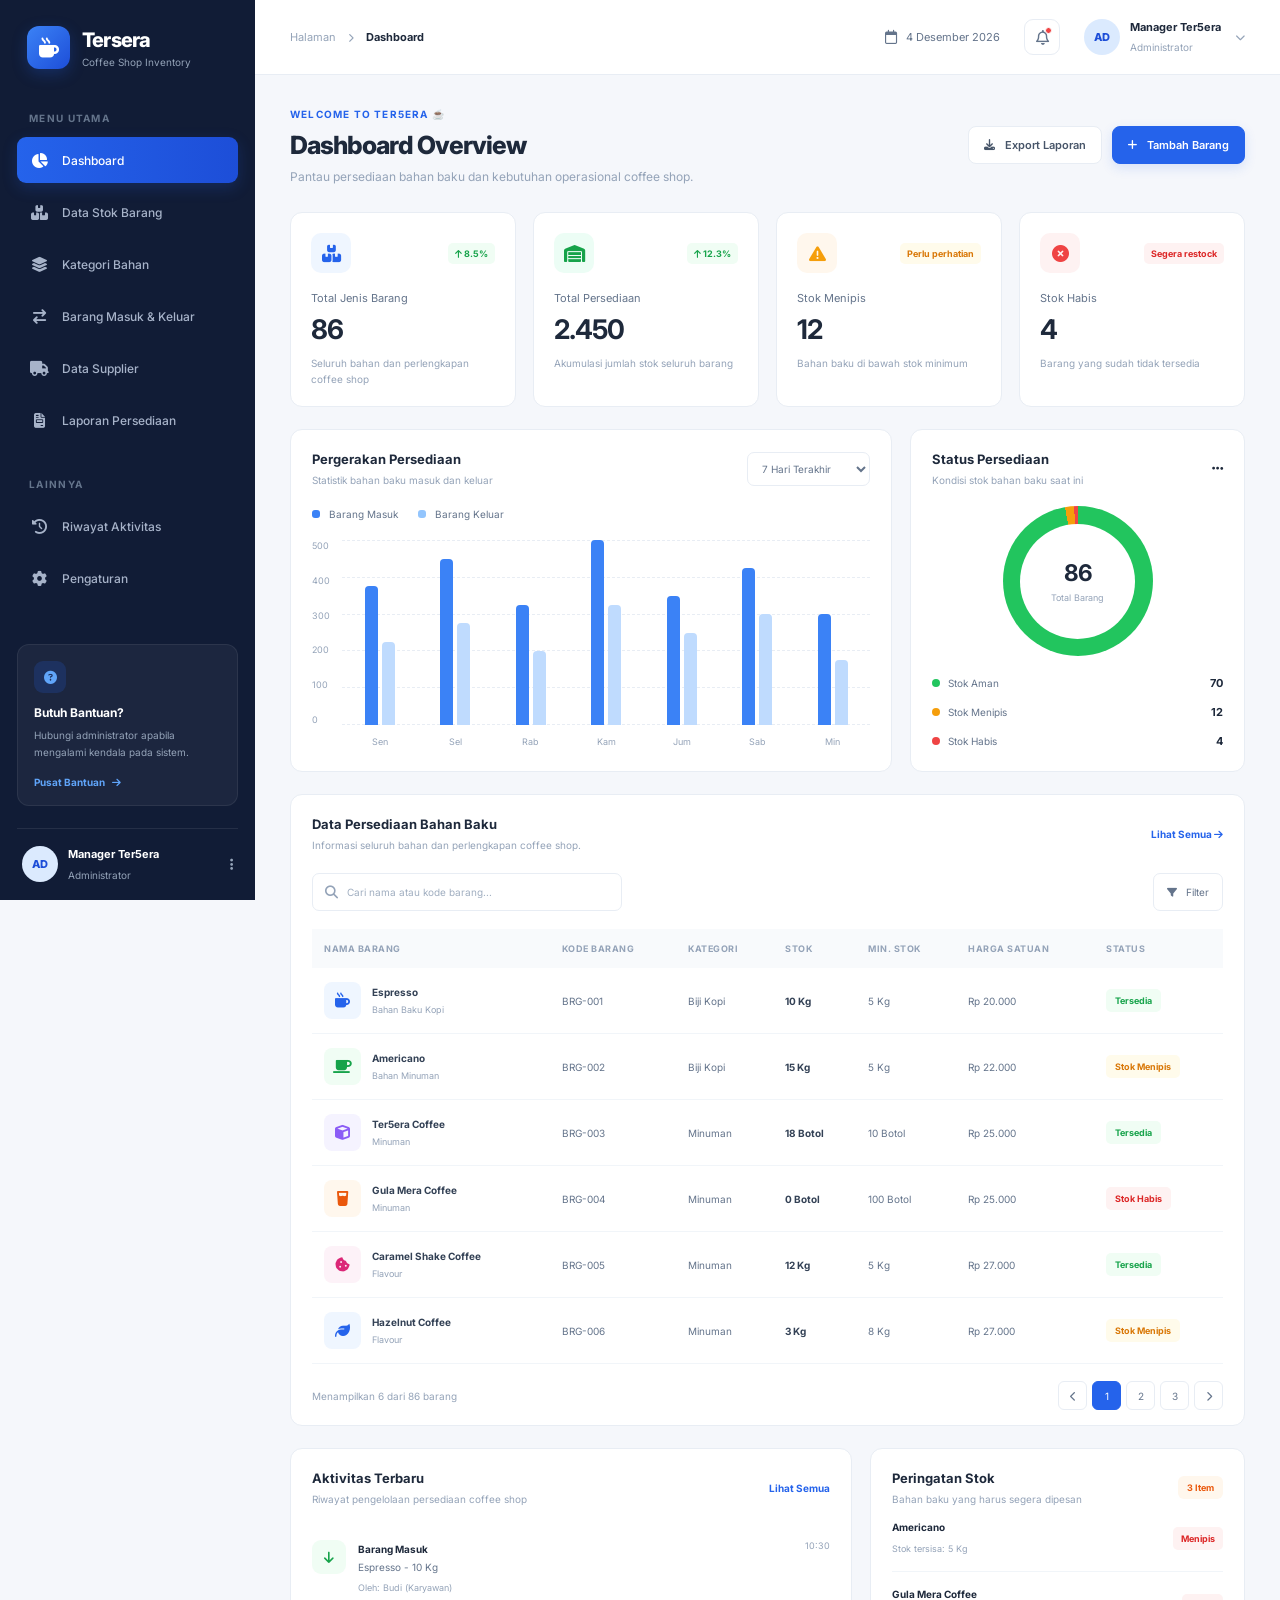
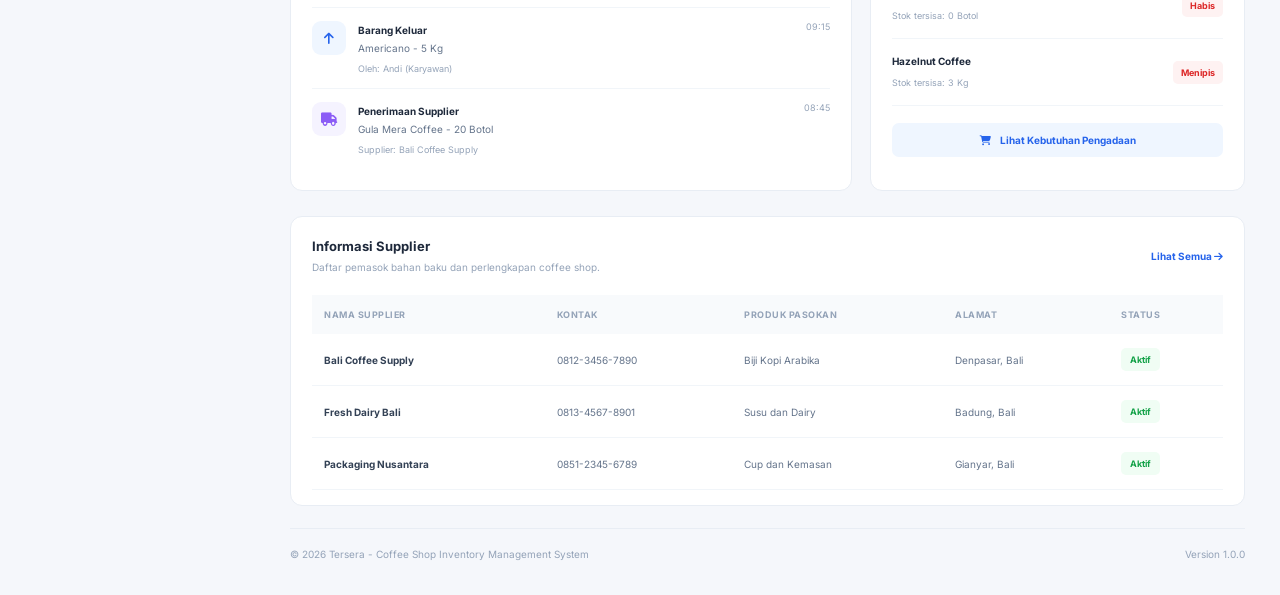
<file: ADSI_ui_stok_barang/index.html>
<!DOCTYPE html>
<html lang="id">
<head>
    <meta charset="UTF-8">
    <meta name="viewport" content="width=device-width, initial-scale=1.0">
    <title>Ter5era - Coffee Shop Inventory</title>
    <link rel="stylesheet" href="style.css">
    <link rel="preconnect" href="https://fonts.googleapis.com">
    <link href="https://fonts.googleapis.com/css2?family=Inter:wght@400;500;600;700;800&display=swap" rel="stylesheet">
    <link rel="stylesheet" href="https://cdnjs.cloudflare.com/ajax/libs/font-awesome/6.5.0/css/all.min.css">
    <link rel="icon" type="image/png" href="./img/coffee-icon.png?v=2">
</head>

<body>
<div class="app">

    <!-- SIDEBAR -->
    <aside class="sidebar">
        <div class="brand">
            <div class="brand-icon">
                <i class="fa-solid fa-mug-hot"></i>
            </div>
            <div>
                <h2>Tersera</h2>
                <span>Coffee Shop Inventory</span>
            </div>
        </div>

        <div class="menu-label">MENU UTAMA</div>
        <nav class="navigation">
            <a href="#dashboard" class="nav-link active">
                <i class="fa-solid fa-chart-pie"></i>
                <span>Dashboard</span>
            </a>
            <a href="#barang" class="nav-link">
                <i class="fa-solid fa-boxes-stacked"></i>
                <span>Data Stok Barang</span>
            </a>
            <a href="#kategori" class="nav-link">
                <i class="fa-solid fa-layer-group"></i>
                <span>Kategori Bahan</span>
            </a>
            <a href="#transaksi" class="nav-link">
                <i class="fa-solid fa-arrow-right-arrow-left"></i>
                <span>Barang Masuk & Keluar</span>
            </a>
            <a href="#supplier" class="nav-link">
                <i class="fa-solid fa-truck"></i>
                <span>Data Supplier</span>
            </a>
            <a href="#laporan" class="nav-link">
                <i class="fa-solid fa-file-invoice"></i>
                <span>Laporan Persediaan</span>
            </a>
        </nav>

        <div class="menu-label second-label">LAINNYA</div>
        <nav class="navigation">
            <a href="#aktivitas" class="nav-link">
                <i class="fa-solid fa-clock-rotate-left"></i>
                <span>Riwayat Aktivitas</span>
            </a>
            <a href="#pengaturan" class="nav-link">
                <i class="fa-solid fa-gear"></i>
                <span>Pengaturan</span>
            </a>
        </nav>

        <div class="sidebar-bottom">
            <div class="help-card">
                <div class="help-icon">
                    <i class="fa-solid fa-circle-question"></i>
                </div>
                <h4>Butuh Bantuan?</h4>
                <p>Hubungi administrator apabila mengalami kendala pada sistem.</p>
                <a href="#bantuan">
                    Pusat Bantuan
                    <i class="fa-solid fa-arrow-right"></i>
                </a>
            </div>

            <div class="sidebar-user">
                <div class="avatar">AD</div>
                <div class="user-info">
                    <h4>Manager Ter5era</h4>
                    <span>Administrator</span>
                </div>
                <i class="fa-solid fa-ellipsis-vertical"></i>
            </div>
        </div>
    </aside>


    <!-- MAIN CONTENT -->
    <main class="main-content" id="dashboard">

        <!-- TOPBAR -->
        <header class="topbar">
            <div class="breadcrumb">
                <span>Halaman</span>
                <i class="fa-solid fa-chevron-right"></i>
                <strong>Dashboard</strong>
            </div>
            <div class="topbar-right">
                <div class="date-display">
                    <i class="fa-regular fa-calendar"></i>
                    <span id="current-date"></span>
                </div>
                <button class="notification">
                    <i class="fa-regular fa-bell"></i>
                    <span class="notification-dot"></span>
                </button>
                <div class="profile">
                    <div class="avatar">AD</div>
                    <div class="profile-info">
                        <strong>Manager Ter5era</strong>
                        <span>Administrator</span>
                    </div>
                    <i class="fa-solid fa-chevron-down"></i>
                </div>
            </div>
        </header>


        <!-- CONTENT -->
        <div class="content-wrapper">

            <!-- PAGE HEADING -->
            <section class="page-heading">
                <div>
                    <span class="welcome">WELCOME TO TER5ERA ☕</span>
                    <h1>Dashboard Overview</h1>
                    <p>
                        Pantau persediaan bahan baku dan kebutuhan operasional coffee shop.
                    </p>
                </div>
                <div class="heading-actions">
                    <button class="btn-outline">
                        <i class="fa-solid fa-download"></i>
                        Export Laporan
                    </button>
                    <button class="btn-primary">
                        <i class="fa-solid fa-plus"></i>
                        Tambah Barang
                    </button>
                </div>
            </section>


            <!-- STATISTICS -->
            <section class="stats-grid">
                <div class="stat-card">
                    <div class="stat-top">
                        <div class="stat-icon blue">
                            <i class="fa-solid fa-boxes-stacked"></i>
                        </div>
                        <span class="stat-trend positive">
                            <i class="fa-solid fa-arrow-up"></i>
                            8.5%
                        </span>
                    </div>
                    <p>Total Jenis Barang</p>
                    <h2>86</h2>
                    <span class="stat-description">
                        Seluruh bahan dan perlengkapan coffee shop
                    </span>
                </div>


                <div class="stat-card">
                    <div class="stat-top">
                        <div class="stat-icon green">
                            <i class="fa-solid fa-warehouse"></i>
                        </div>
                        <span class="stat-trend positive">
                            <i class="fa-solid fa-arrow-up"></i>
                            12.3%
                        </span>
                    </div>
                    <p>Total Persediaan</p>
                    <h2>2.450</h2>
                    <span class="stat-description">
                        Akumulasi jumlah stok seluruh barang
                    </span>
                </div>


                <div class="stat-card">
                    <div class="stat-top">
                        <div class="stat-icon orange">
                            <i class="fa-solid fa-triangle-exclamation"></i>
                        </div>
                        <span class="stat-trend warning">
                            Perlu perhatian
                        </span>
                    </div>
                    <p>Stok Menipis</p>
                    <h2>12</h2>
                    <span class="stat-description">
                        Bahan baku di bawah stok minimum
                    </span>
                </div>


                <div class="stat-card">
                    <div class="stat-top">
                        <div class="stat-icon red">
                            <i class="fa-solid fa-circle-xmark"></i>
                        </div>
                        <span class="stat-trend danger">
                            Segera restock
                        </span>
                    </div>
                    <p>Stok Habis</p>
                    <h2>4</h2>
                    <span class="stat-description">
                        Barang yang sudah tidak tersedia
                    </span>
                </div>
            </section>


            <!-- CHART -->
            <section class="middle-grid">
                <div class="panel chart-panel">
                    <div class="panel-heading">
                        <div>
                            <h3>Pergerakan Persediaan</h3>
                            <p>Statistik bahan baku masuk dan keluar</p>
                        </div>
                        <select class="select-filter">
                            <option>7 Hari Terakhir</option>
                            <option>30 Hari Terakhir</option>
                            <option>12 Bulan Terakhir</option>
                        </select>
                    </div>


                    <div class="chart-legend">
                        <span>
                            <i class="legend-dot incoming"></i>
                            Barang Masuk
                        </span>
                        <span>
                            <i class="legend-dot outgoing"></i>
                            Barang Keluar
                        </span>
                    </div>


                    <div class="chart">
                        <div class="chart-y">
                            <span>500</span>
                            <span>400</span>
                            <span>300</span>
                            <span>200</span>
                            <span>100</span>
                            <span>0</span>
                        </div>
                        <div class="chart-area">
                            <div class="chart-grid">
                                <span></span>
                                <span></span>
                                <span></span>
                                <span></span>
                                <span></span>
                                <span></span>
                            </div>
                            <div class="bars">
                                <div class="bar-group">
                                    <div class="bar incoming-bar" style="height:75%"></div>
                                    <div class="bar outgoing-bar" style="height:45%"></div>
                                    <span>Sen</span>
                                </div>
                                <div class="bar-group">
                                    <div class="bar incoming-bar" style="height:90%"></div>
                                    <div class="bar outgoing-bar" style="height:55%"></div>
                                    <span>Sel</span>
                                </div>
                                <div class="bar-group">
                                    <div class="bar incoming-bar" style="height:65%"></div>
                                    <div class="bar outgoing-bar" style="height:40%"></div>
                                    <span>Rab</span>
                                </div>
                                <div class="bar-group">
                                    <div class="bar incoming-bar" style="height:100%"></div>
                                    <div class="bar outgoing-bar" style="height:65%"></div>
                                    <span>Kam</span>
                                </div>
                                <div class="bar-group">
                                    <div class="bar incoming-bar" style="height:70%"></div>
                                    <div class="bar outgoing-bar" style="height:50%"></div>
                                    <span>Jum</span>
                                </div>
                                <div class="bar-group">
                                    <div class="bar incoming-bar" style="height:85%"></div>
                                    <div class="bar outgoing-bar" style="height:60%"></div>
                                    <span>Sab</span>
                                </div>
                                <div class="bar-group">
                                    <div class="bar incoming-bar" style="height:60%"></div>
                                    <div class="bar outgoing-bar" style="height:35%"></div>
                                    <span>Min</span>
                                </div>
                            </div>
                        </div>
                    </div>
                </div>


                <!-- STOCK STATUS -->
                <div class="panel stock-panel">
                    <div class="panel-heading">
                        <div>
                            <h3>Status Persediaan</h3>
                            <p>Kondisi stok bahan baku saat ini</p>
                        </div>
                        <i class="fa-solid fa-ellipsis"></i>
                    </div>


                    <div class="stock-summary">
                        <div class="stock-circle">
                            <div class="circle-inner">
                                <strong>86</strong>
                                <span>Total Barang</span>
                            </div>
                        </div>
                    </div>


                    <div class="stock-legend">
                        <div>
                            <span class="legend-left">
                                <i class="status-dot available"></i>
                                Stok Aman
                            </span>

                            <strong>70</strong>
                        </div>
                        <div>
                            <span class="legend-left">
                                <i class="status-dot low"></i>
                                Stok Menipis
                            </span>
                            <strong>12</strong>
                        </div>
                        <div>
                            <span class="legend-left">
                                <i class="status-dot empty"></i>
                                Stok Habis
                            </span>
                            <strong>4</strong>
                        </div>
                    </div>
                </div>
            </section>


            <!-- INVENTORY TABLE -->
            <section class="panel inventory-panel" id="barang">
                <div class="panel-heading inventory-heading">
                    <div>
                        <h3>Data Persediaan Bahan Baku</h3>
                        <p>Informasi seluruh bahan dan perlengkapan coffee shop.</p>
                    </div>
                    <a href="#semua-barang" class="view-all">
                        Lihat Semua
                        <i class="fa-solid fa-arrow-right"></i>
                    </a>
                </div>


                <div class="table-toolbar">
                    <div class="search-box">
                        <i class="fa-solid fa-magnifying-glass"></i>
                        <input type="text" placeholder="Cari nama atau kode barang...">
                    </div>
                    <button class="filter-button">
                        <i class="fa-solid fa-filter"></i>
                        Filter
                    </button>
                </div>


                <div class="table-responsive">
                    <table>
                        <thead>
                            <tr>
                                <th>NAMA BARANG</th>
                                <th>KODE BARANG</th>
                                <th>KATEGORI</th>
                                <th>STOK</th>
                                <th>MIN. STOK</th>
                                <th>HARGA SATUAN</th>
                                <th>STATUS</th>
                            </tr>
                        </thead>


                        <tbody>
                            <tr>
                                <td>
                                    <div class="product-info">
                                        <div class="product-image laptop">
                                            <i class="fa-solid fa-mug-hot"></i>
                                        </div>
                                        <div>
                                            <strong>Espresso</strong>
                                            <span>Bahan Baku Kopi</span>
                                        </div>
                                    </div>
                                </td>
                                <td>BRG-001</td>
                                <td>Biji Kopi</td>
                                <td><strong>10 Kg</strong></td>
                                <td>5 Kg</td>
                                <td>Rp 20.000</td>
                                <td><span class="status-badge safe">Tersedia</span></td>
                            </tr>


                            <tr>
                                <td>
                                    <div class="product-info">
                                        <div class="product-image mouse">
                                            <i class="fa-solid fa-mug-saucer"></i>
                                        </div>
                                        <div>
                                            <strong>Americano</strong>
                                            <span>Bahan Minuman</span>
                                        </div>
                                    </div>
                                </td>
                                <td>BRG-002</td>
                                <td>Biji Kopi</td>
                                <td><strong>15 Kg</strong></td>
                                <td>5 Kg</td>
                                <td>Rp 22.000</td>
                                <td><span class="status-badge low-stock">Stok Menipis</span></td>
                            </tr>


                            <tr>
                                <td>
                                    <div class="product-info">
                                        <div class="product-image keyboard">
                                            <i class="fa-solid fa-cube"></i>
                                        </div>
                                        <div>
                                            <strong>Ter5era Coffee</strong>
                                            <span>Minuman</span>
                                        </div>
                                    </div>
                                </td>
                                <td>BRG-003</td>
                                <td>Minuman</td>
                                <td><strong>18 Botol</strong></td>
                                <td>10 Botol</td>
                                <td>Rp 25.000</td>
                                <td><span class="status-badge safe">Tersedia</span></td>
                            </tr>


                            <tr>
                                <td>
                                    <div class="product-info">
                                        <div class="product-image monitor">
                                            <i class="fa-solid fa-glass-water"></i>
                                        </div>
                                        <div>
                                            <strong>Gula Mera Coffee</strong>
                                            <span>Minuman</span>
                                        </div>
                                    </div>
                                </td>
                                <td>BRG-004</td>
                                <td>Minuman</td>
                                <td><strong>0 Botol</strong></td>
                                <td>100 Botol</td>
                                <td>Rp 25.000</td>
                                <td><span class="status-badge empty-stock">Stok Habis</span></td>
                            </tr>


                            <tr>
                                <td>
                                    <div class="product-info">
                                        <div class="product-image headset">
                                            <i class="fa-solid fa-cookie-bite"></i>
                                        </div>
                                        <div>
                                            <strong>Caramel Shake Coffee</strong>
                                            <span>Flavour</span>
                                        </div>
                                    </div>
                                </td>
                                <td>BRG-005</td>
                                <td>Minuman</td>
                                <td><strong>12 Kg</strong></td>
                                <td>5 Kg</td>
                                <td>Rp 27.000</td>
                                <td><span class="status-badge safe">Tersedia</span></td>
                            </tr>

                            <tr>
                                <td>
                                    <div class="product-info">
                                        <div class="product-image laptop">
                                            <i class="fa-solid fa-leaf"></i>
                                        </div>
                                        <div>
                                            <strong>Hazelnut Coffee</strong>
                                            <span>Flavour</span>
                                        </div>
                                    </div>
                                </td>
                                <td>BRG-006</td>
                                <td>Minuman</td>
                                <td><strong>3 Kg</strong></td>
                                <td>8 Kg</td>
                                <td>Rp 27.000</td>
                                <td><span class="status-badge low-stock">Stok Menipis</span></td>
                            </tr>
                        </tbody>
                    </table>
                </div>


                <div class="table-footer">
                    <span>Menampilkan 6 dari 86 barang</span>
                    <div class="pagination">
                        <button><i class="fa-solid fa-chevron-left"></i></button>
                        <button class="page-active">1</button>
                        <button>2</button>
                        <button>3</button>
                        <button><i class="fa-solid fa-chevron-right"></i></button>
                    </div>
                </div>
            </section>


            <!-- BOTTOM CONTENT -->
            <section class="bottom-grid">

                <!-- ACTIVITY -->
                <div class="panel activity-panel" id="aktivitas">
                    <div class="panel-heading">
                        <div>
                            <h3>Aktivitas Terbaru</h3>
                            <p>Riwayat pengelolaan persediaan coffee shop</p>
                        </div>
                        <a href="#semua-aktivitas" class="view-all">
                            Lihat Semua
                        </a>
                    </div>


                    <div class="activity-list">
                        <div class="activity-item">
                            <div class="activity-icon incoming-icon">
                                <i class="fa-solid fa-arrow-down"></i>
                            </div>
                            <div class="activity-detail">
                                <strong>Barang Masuk</strong>
                                <p>Espresso - 10 Kg</p>
                                <span>Oleh: Budi (Karyawan)</span>
                            </div>
                            <time>10:30</time>
                        </div>


                        <div class="activity-item">
                            <div class="activity-icon outgoing-icon">
                                <i class="fa-solid fa-arrow-up"></i>
                            </div>
                            <div class="activity-detail">
                                <strong>Barang Keluar</strong>
                                <p>Americano - 5 Kg</p>
                                <span>Oleh: Andi (Karyawan)</span>
                            </div>
                            <time>09:15</time>
                        </div>


                        <div class="activity-item">
                            <div class="activity-icon update-icon">
                                <i class="fa-solid fa-truck"></i>
                            </div>
                            <div class="activity-detail">
                                <strong>Penerimaan Supplier</strong>
                                <p>Gula Mera Coffee - 20 Botol</p>
                                <span>Supplier: Bali Coffee Supply</span>
                            </div>
                            <time>08:45</time>
                        </div>
                    </div>
                </div>


                <!-- RESTOCK -->
                <div class="panel alert-panel">

                    <div class="panel-heading">
                        <div>
                            <h3>Peringatan Stok</h3>
                            <p>Bahan baku yang harus segera dipesan</p>
                        </div>
                        <span class="alert-count">3 Item</span>
                    </div>


                    <div class="restock-item">
                        <div>
                            <strong>Americano</strong>
                            <span>Stok tersisa: 5 Kg</span>
                        </div>
                        <span class="restock-status">Menipis</span>
                    </div>


                    <div class="restock-item">
                        <div>
                            <strong>Gula Mera Coffee</strong>
                            <span>Stok tersisa: 0 Botol</span>
                        </div>
                        <span class="restock-status">Habis</span>
                    </div>


                    <div class="restock-item">
                        <div>
                            <strong>Hazelnut Coffee</strong>
                            <span>Stok tersisa: 3 Kg</span>
                        </div>
                        <span class="restock-status">Menipis</span>
                    </div>


                    <button class="restock-button">
                        <i class="fa-solid fa-cart-shopping"></i>
                        Lihat Kebutuhan Pengadaan
                    </button>
                </div>
            </section>


            <!-- SUPPLIER SECTION -->
            <section class="panel inventory-panel" id="supplier">

                <div class="panel-heading inventory-heading">
                    <div>
                        <h3>Informasi Supplier</h3>
                        <p>Daftar pemasok bahan baku dan perlengkapan coffee shop.</p>
                    </div>
                    <a href="#semua-supplier" class="view-all">
                        Lihat Semua
                        <i class="fa-solid fa-arrow-right"></i>
                    </a>
                </div>


                <div class="table-responsive">
                    <table>
                        <thead>
                            <tr>
                                <th>NAMA SUPPLIER</th>
                                <th>KONTAK</th>
                                <th>PRODUK PASOKAN</th>
                                <th>ALAMAT</th>
                                <th>STATUS</th>
                            </tr>
                        </thead>
                        <tbody>
                            <tr>
                                <td><strong>Bali Coffee Supply</strong></td>
                                <td>0812-3456-7890</td>
                                <td>Biji Kopi Arabika</td>
                                <td>Denpasar, Bali</td>
                                <td><span class="status-badge safe">Aktif</span></td>
                            </tr>
                            <tr>
                                <td><strong>Fresh Dairy Bali</strong></td>
                                <td>0813-4567-8901</td>
                                <td>Susu dan Dairy</td>
                                <td>Badung, Bali</td>
                                <td><span class="status-badge safe">Aktif</span></td>
                            </tr>
                            <tr>
                                <td><strong>Packaging Nusantara</strong></td>
                                <td>0851-2345-6789</td>
                                <td>Cup dan Kemasan</td>
                                <td>Gianyar, Bali</td>
                                <td><span class="status-badge safe">Aktif</span></td>
                            </tr>
                        </tbody>
                    </table>
                </div>
            </section>


            <!-- FOOTER -->
            <footer class="footer">
                <p>© 2026 Tersera - Coffee Shop Inventory Management System</p>
                <span>Version 1.0.0</span>
            </footer>
        </div>
    </main>

</div>

<script src="script.js"></script>

</body>
</html>
</file>
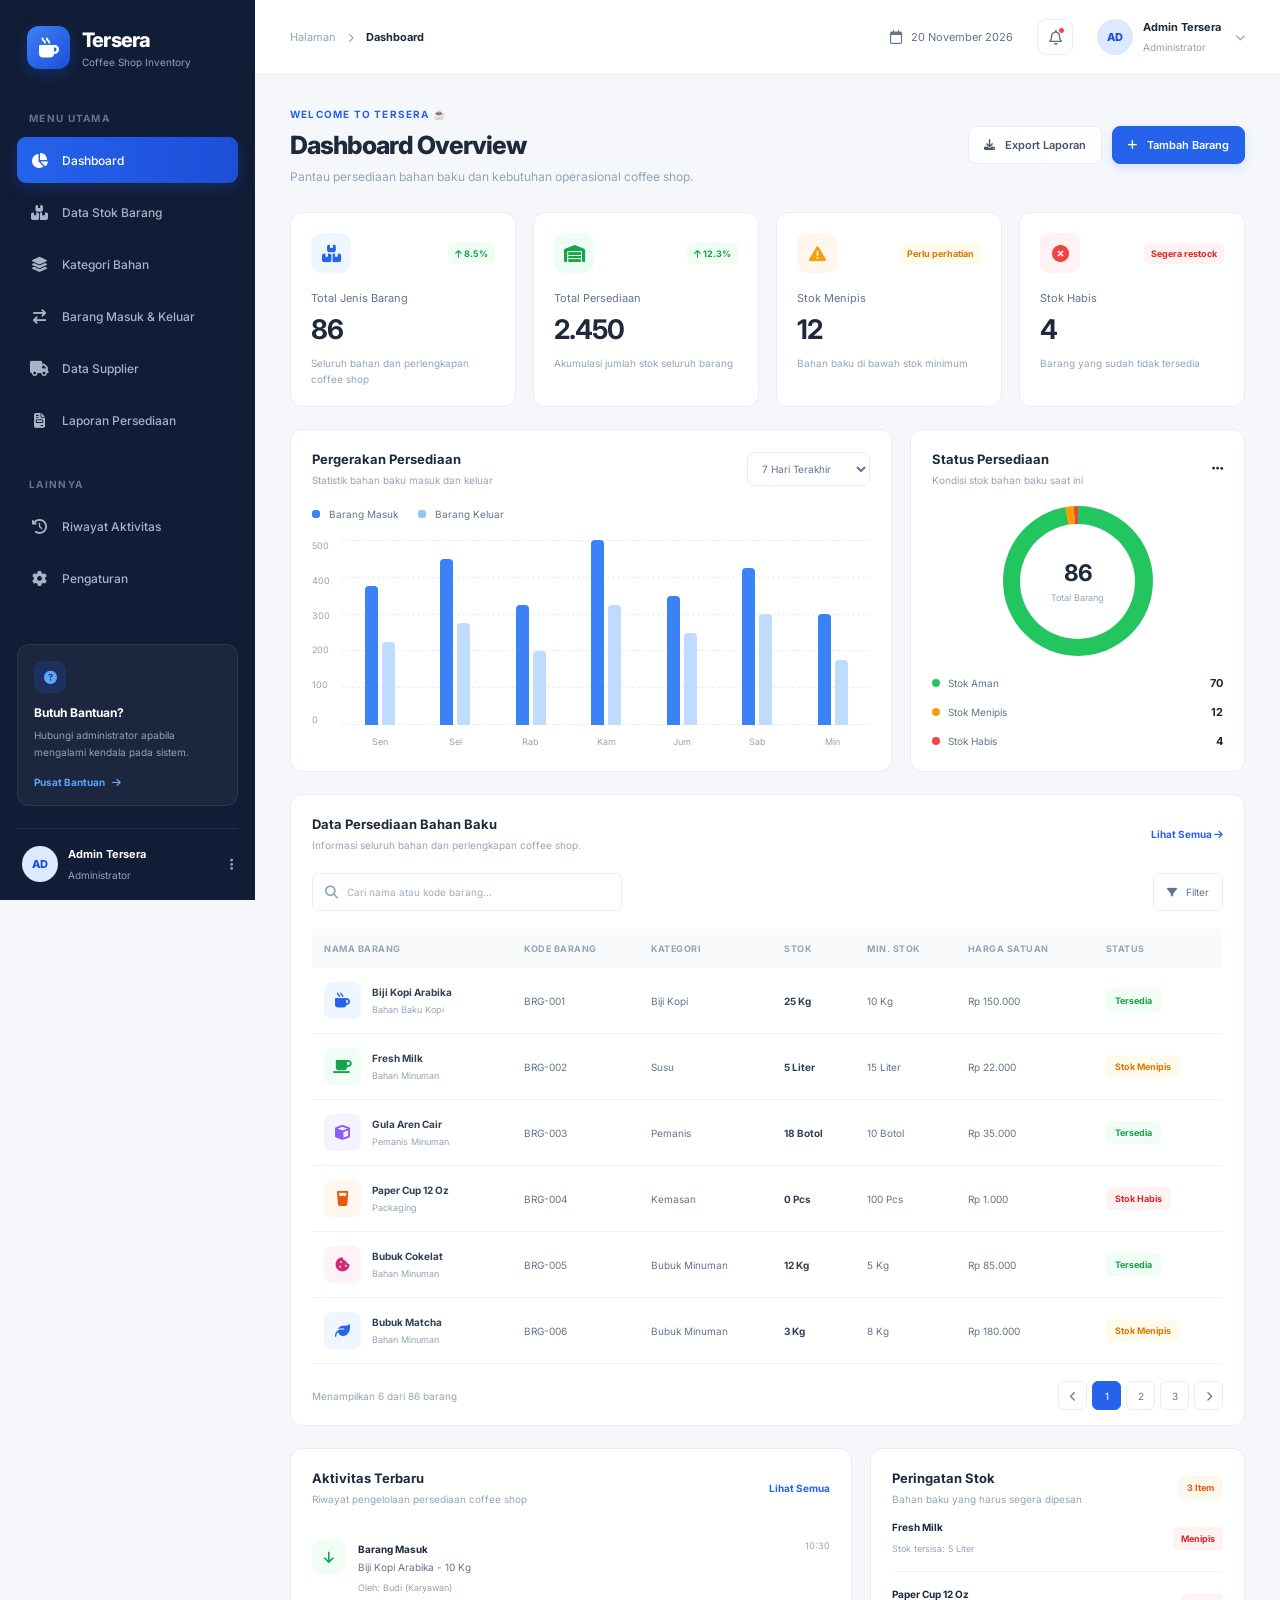
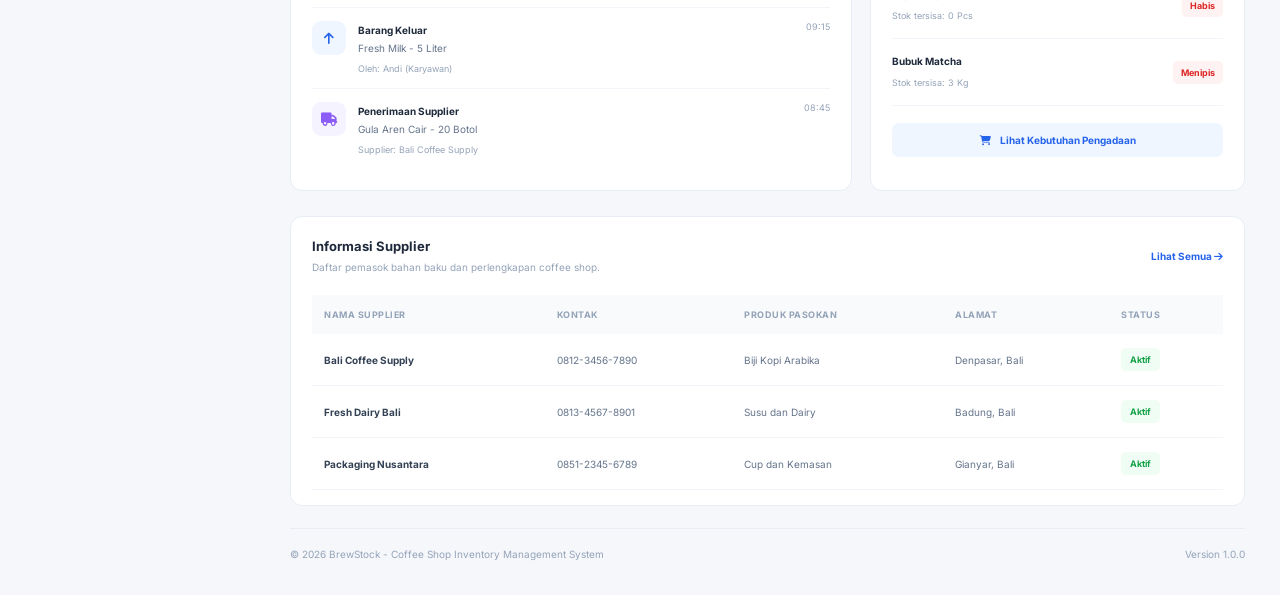
<file: S.I Stok Barang/index.html>
<!DOCTYPE html>
<html lang="id">
<head>
    <meta charset="UTF-8">
    <meta name="viewport" content="width=device-width, initial-scale=1.0">
    <title>Tersera - Coffee Shop Inventory</title>

    <link rel="stylesheet" href="style.css">

    <link rel="preconnect" href="https://fonts.googleapis.com">
    <link href="https://fonts.googleapis.com/css2?family=Inter:wght@400;500;600;700;800&display=swap" rel="stylesheet">

    <link rel="stylesheet" href="https://cdnjs.cloudflare.com/ajax/libs/font-awesome/6.5.0/css/all.min.css">
</head>

<body>

<div class="app">

    <!-- SIDEBAR -->
    <aside class="sidebar">

        <div class="brand">
            <div class="brand-icon">
                <i class="fa-solid fa-mug-hot"></i>
            </div>
            <div>
                <h2>Tersera</h2>
                <span>Coffee Shop Inventory</span>
            </div>
        </div>

        <div class="menu-label">MENU UTAMA</div>

        <nav class="navigation">

            <a href="#dashboard" class="nav-link active">
                <i class="fa-solid fa-chart-pie"></i>
                <span>Dashboard</span>
            </a>

            <a href="#barang" class="nav-link">
                <i class="fa-solid fa-boxes-stacked"></i>
                <span>Data Stok Barang</span>
            </a>

            <a href="#kategori" class="nav-link">
                <i class="fa-solid fa-layer-group"></i>
                <span>Kategori Bahan</span>
            </a>

            <a href="#transaksi" class="nav-link">
                <i class="fa-solid fa-arrow-right-arrow-left"></i>
                <span>Barang Masuk & Keluar</span>
            </a>

            <a href="#supplier" class="nav-link">
                <i class="fa-solid fa-truck"></i>
                <span>Data Supplier</span>
            </a>

            <a href="#laporan" class="nav-link">
                <i class="fa-solid fa-file-invoice"></i>
                <span>Laporan Persediaan</span>
            </a>

        </nav>

        <div class="menu-label second-label">LAINNYA</div>

        <nav class="navigation">

            <a href="#aktivitas" class="nav-link">
                <i class="fa-solid fa-clock-rotate-left"></i>
                <span>Riwayat Aktivitas</span>
            </a>

            <a href="#pengaturan" class="nav-link">
                <i class="fa-solid fa-gear"></i>
                <span>Pengaturan</span>
            </a>

        </nav>

        <div class="sidebar-bottom">

            <div class="help-card">
                <div class="help-icon">
                    <i class="fa-solid fa-circle-question"></i>
                </div>

                <h4>Butuh Bantuan?</h4>

                <p>Hubungi administrator apabila mengalami kendala pada sistem.</p>

                <a href="#bantuan">
                    Pusat Bantuan
                    <i class="fa-solid fa-arrow-right"></i>
                </a>
            </div>

            <div class="sidebar-user">
                <div class="avatar">AD</div>

                <div class="user-info">
                    <h4>Admin Tersera</h4>
                    <span>Administrator</span>
                </div>

                <i class="fa-solid fa-ellipsis-vertical"></i>
            </div>

        </div>

    </aside>


    <!-- MAIN CONTENT -->
    <main class="main-content" id="dashboard">

        <!-- TOPBAR -->
        <header class="topbar">

            <div class="breadcrumb">
                <span>Halaman</span>
                <i class="fa-solid fa-chevron-right"></i>
                <strong>Dashboard</strong>
            </div>

            <div class="topbar-right">

                <div class="date-display">
                    <i class="fa-regular fa-calendar"></i>
                    <span>20 November 2026</span>
                </div>

                <button class="notification">
                    <i class="fa-regular fa-bell"></i>
                    <span class="notification-dot"></span>
                </button>

                <div class="profile">
                    <div class="avatar">AD</div>

                    <div class="profile-info">
                        <strong>Admin Tersera</strong>
                        <span>Administrator</span>
                    </div>

                    <i class="fa-solid fa-chevron-down"></i>
                </div>

            </div>

        </header>


        <!-- CONTENT -->
        <div class="content-wrapper">

            <!-- PAGE HEADING -->
            <section class="page-heading">

                <div>
                    <span class="welcome">WELCOME TO TERSERA ☕</span>

                    <h1>Dashboard Overview</h1>

                    <p>
                        Pantau persediaan bahan baku dan kebutuhan operasional coffee shop.
                    </p>
                </div>

                <div class="heading-actions">

                    <button class="btn-outline">
                        <i class="fa-solid fa-download"></i>
                        Export Laporan
                    </button>

                    <button class="btn-primary">
                        <i class="fa-solid fa-plus"></i>
                        Tambah Barang
                    </button>

                </div>

            </section>


            <!-- STATISTICS -->
            <section class="stats-grid">

                <div class="stat-card">

                    <div class="stat-top">
                        <div class="stat-icon blue">
                            <i class="fa-solid fa-boxes-stacked"></i>
                        </div>

                        <span class="stat-trend positive">
                            <i class="fa-solid fa-arrow-up"></i>
                            8.5%
                        </span>
                    </div>

                    <p>Total Jenis Barang</p>

                    <h2>86</h2>

                    <span class="stat-description">
                        Seluruh bahan dan perlengkapan coffee shop
                    </span>

                </div>


                <div class="stat-card">

                    <div class="stat-top">
                        <div class="stat-icon green">
                            <i class="fa-solid fa-warehouse"></i>
                        </div>

                        <span class="stat-trend positive">
                            <i class="fa-solid fa-arrow-up"></i>
                            12.3%
                        </span>
                    </div>

                    <p>Total Persediaan</p>

                    <h2>2.450</h2>

                    <span class="stat-description">
                        Akumulasi jumlah stok seluruh barang
                    </span>

                </div>


                <div class="stat-card">

                    <div class="stat-top">
                        <div class="stat-icon orange">
                            <i class="fa-solid fa-triangle-exclamation"></i>
                        </div>

                        <span class="stat-trend warning">
                            Perlu perhatian
                        </span>
                    </div>

                    <p>Stok Menipis</p>

                    <h2>12</h2>

                    <span class="stat-description">
                        Bahan baku di bawah stok minimum
                    </span>

                </div>


                <div class="stat-card">

                    <div class="stat-top">
                        <div class="stat-icon red">
                            <i class="fa-solid fa-circle-xmark"></i>
                        </div>

                        <span class="stat-trend danger">
                            Segera restock
                        </span>
                    </div>

                    <p>Stok Habis</p>

                    <h2>4</h2>

                    <span class="stat-description">
                        Barang yang sudah tidak tersedia
                    </span>

                </div>

            </section>


            <!-- CHART -->
            <section class="middle-grid">

                <div class="panel chart-panel">

                    <div class="panel-heading">
                        <div>
                            <h3>Pergerakan Persediaan</h3>
                            <p>Statistik bahan baku masuk dan keluar</p>
                        </div>

                        <select class="select-filter">
                            <option>7 Hari Terakhir</option>
                            <option>30 Hari Terakhir</option>
                            <option>12 Bulan Terakhir</option>
                        </select>
                    </div>


                    <div class="chart-legend">
                        <span>
                            <i class="legend-dot incoming"></i>
                            Barang Masuk
                        </span>

                        <span>
                            <i class="legend-dot outgoing"></i>
                            Barang Keluar
                        </span>
                    </div>


                    <div class="chart">

                        <div class="chart-y">
                            <span>500</span>
                            <span>400</span>
                            <span>300</span>
                            <span>200</span>
                            <span>100</span>
                            <span>0</span>
                        </div>

                        <div class="chart-area">

                            <div class="chart-grid">
                                <span></span>
                                <span></span>
                                <span></span>
                                <span></span>
                                <span></span>
                                <span></span>
                            </div>

                            <div class="bars">

                                <div class="bar-group">
                                    <div class="bar incoming-bar" style="height:75%"></div>
                                    <div class="bar outgoing-bar" style="height:45%"></div>
                                    <span>Sen</span>
                                </div>

                                <div class="bar-group">
                                    <div class="bar incoming-bar" style="height:90%"></div>
                                    <div class="bar outgoing-bar" style="height:55%"></div>
                                    <span>Sel</span>
                                </div>

                                <div class="bar-group">
                                    <div class="bar incoming-bar" style="height:65%"></div>
                                    <div class="bar outgoing-bar" style="height:40%"></div>
                                    <span>Rab</span>
                                </div>

                                <div class="bar-group">
                                    <div class="bar incoming-bar" style="height:100%"></div>
                                    <div class="bar outgoing-bar" style="height:65%"></div>
                                    <span>Kam</span>
                                </div>

                                <div class="bar-group">
                                    <div class="bar incoming-bar" style="height:70%"></div>
                                    <div class="bar outgoing-bar" style="height:50%"></div>
                                    <span>Jum</span>
                                </div>

                                <div class="bar-group">
                                    <div class="bar incoming-bar" style="height:85%"></div>
                                    <div class="bar outgoing-bar" style="height:60%"></div>
                                    <span>Sab</span>
                                </div>

                                <div class="bar-group">
                                    <div class="bar incoming-bar" style="height:60%"></div>
                                    <div class="bar outgoing-bar" style="height:35%"></div>
                                    <span>Min</span>
                                </div>

                            </div>

                        </div>

                    </div>

                </div>


                <!-- STOCK STATUS -->
                <div class="panel stock-panel">

                    <div class="panel-heading">
                        <div>
                            <h3>Status Persediaan</h3>
                            <p>Kondisi stok bahan baku saat ini</p>
                        </div>

                        <i class="fa-solid fa-ellipsis"></i>
                    </div>


                    <div class="stock-summary">

                        <div class="stock-circle">

                            <div class="circle-inner">
                                <strong>86</strong>
                                <span>Total Barang</span>
                            </div>

                        </div>

                    </div>


                    <div class="stock-legend">

                        <div>
                            <span class="legend-left">
                                <i class="status-dot available"></i>
                                Stok Aman
                            </span>

                            <strong>70</strong>
                        </div>

                        <div>
                            <span class="legend-left">
                                <i class="status-dot low"></i>
                                Stok Menipis
                            </span>

                            <strong>12</strong>
                        </div>

                        <div>
                            <span class="legend-left">
                                <i class="status-dot empty"></i>
                                Stok Habis
                            </span>

                            <strong>4</strong>
                        </div>

                    </div>

                </div>

            </section>


            <!-- INVENTORY TABLE -->
            <section class="panel inventory-panel" id="barang">

                <div class="panel-heading inventory-heading">

                    <div>
                        <h3>Data Persediaan Bahan Baku</h3>
                        <p>Informasi seluruh bahan dan perlengkapan coffee shop.</p>
                    </div>

                    <a href="#semua-barang" class="view-all">
                        Lihat Semua
                        <i class="fa-solid fa-arrow-right"></i>
                    </a>

                </div>


                <div class="table-toolbar">

                    <div class="search-box">
                        <i class="fa-solid fa-magnifying-glass"></i>
                        <input type="text" placeholder="Cari nama atau kode barang...">
                    </div>

                    <button class="filter-button">
                        <i class="fa-solid fa-filter"></i>
                        Filter
                    </button>

                </div>


                <div class="table-responsive">

                    <table>

                        <thead>
                            <tr>
                                <th>NAMA BARANG</th>
                                <th>KODE BARANG</th>
                                <th>KATEGORI</th>
                                <th>STOK</th>
                                <th>MIN. STOK</th>
                                <th>HARGA SATUAN</th>
                                <th>STATUS</th>
                            </tr>
                        </thead>


                        <tbody>

                            <tr>
                                <td>
                                    <div class="product-info">
                                        <div class="product-image laptop">
                                            <i class="fa-solid fa-mug-hot"></i>
                                        </div>

                                        <div>
                                            <strong>Biji Kopi Arabika</strong>
                                            <span>Bahan Baku Kopi</span>
                                        </div>
                                    </div>
                                </td>

                                <td>BRG-001</td>
                                <td>Biji Kopi</td>
                                <td><strong>25 Kg</strong></td>
                                <td>10 Kg</td>
                                <td>Rp 150.000</td>
                                <td><span class="status-badge safe">Tersedia</span></td>
                            </tr>


                            <tr>
                                <td>
                                    <div class="product-info">
                                        <div class="product-image mouse">
                                            <i class="fa-solid fa-mug-saucer"></i>
                                        </div>

                                        <div>
                                            <strong>Fresh Milk</strong>
                                            <span>Bahan Minuman</span>
                                        </div>
                                    </div>
                                </td>

                                <td>BRG-002</td>
                                <td>Susu</td>
                                <td><strong>5 Liter</strong></td>
                                <td>15 Liter</td>
                                <td>Rp 22.000</td>
                                <td><span class="status-badge low-stock">Stok Menipis</span></td>
                            </tr>


                            <tr>
                                <td>
                                    <div class="product-info">
                                        <div class="product-image keyboard">
                                            <i class="fa-solid fa-cube"></i>
                                        </div>

                                        <div>
                                            <strong>Gula Aren Cair</strong>
                                            <span>Pemanis Minuman</span>
                                        </div>
                                    </div>
                                </td>

                                <td>BRG-003</td>
                                <td>Pemanis</td>
                                <td><strong>18 Botol</strong></td>
                                <td>10 Botol</td>
                                <td>Rp 35.000</td>
                                <td><span class="status-badge safe">Tersedia</span></td>
                            </tr>


                            <tr>
                                <td>
                                    <div class="product-info">
                                        <div class="product-image monitor">
                                            <i class="fa-solid fa-glass-water"></i>
                                        </div>

                                        <div>
                                            <strong>Paper Cup 12 Oz</strong>
                                            <span>Packaging</span>
                                        </div>
                                    </div>
                                </td>

                                <td>BRG-004</td>
                                <td>Kemasan</td>
                                <td><strong>0 Pcs</strong></td>
                                <td>100 Pcs</td>
                                <td>Rp 1.000</td>
                                <td><span class="status-badge empty-stock">Stok Habis</span></td>
                            </tr>


                            <tr>
                                <td>
                                    <div class="product-info">
                                        <div class="product-image headset">
                                            <i class="fa-solid fa-cookie-bite"></i>
                                        </div>

                                        <div>
                                            <strong>Bubuk Cokelat</strong>
                                            <span>Bahan Minuman</span>
                                        </div>
                                    </div>
                                </td>

                                <td>BRG-005</td>
                                <td>Bubuk Minuman</td>
                                <td><strong>12 Kg</strong></td>
                                <td>5 Kg</td>
                                <td>Rp 85.000</td>
                                <td><span class="status-badge safe">Tersedia</span></td>
                            </tr>


                            <tr>
                                <td>
                                    <div class="product-info">
                                        <div class="product-image laptop">
                                            <i class="fa-solid fa-leaf"></i>
                                        </div>

                                        <div>
                                            <strong>Bubuk Matcha</strong>
                                            <span>Bahan Minuman</span>
                                        </div>
                                    </div>
                                </td>

                                <td>BRG-006</td>
                                <td>Bubuk Minuman</td>
                                <td><strong>3 Kg</strong></td>
                                <td>8 Kg</td>
                                <td>Rp 180.000</td>
                                <td><span class="status-badge low-stock">Stok Menipis</span></td>
                            </tr>


                        </tbody>

                    </table>

                </div>


                <div class="table-footer">

                    <span>Menampilkan 6 dari 86 barang</span>

                    <div class="pagination">
                        <button><i class="fa-solid fa-chevron-left"></i></button>
                        <button class="page-active">1</button>
                        <button>2</button>
                        <button>3</button>
                        <button><i class="fa-solid fa-chevron-right"></i></button>
                    </div>

                </div>

            </section>


            <!-- BOTTOM CONTENT -->
            <section class="bottom-grid">

                <!-- ACTIVITY -->
                <div class="panel activity-panel" id="aktivitas">

                    <div class="panel-heading">
                        <div>
                            <h3>Aktivitas Terbaru</h3>
                            <p>Riwayat pengelolaan persediaan coffee shop</p>
                        </div>

                        <a href="#semua-aktivitas" class="view-all">
                            Lihat Semua
                        </a>
                    </div>


                    <div class="activity-list">

                        <div class="activity-item">

                            <div class="activity-icon incoming-icon">
                                <i class="fa-solid fa-arrow-down"></i>
                            </div>

                            <div class="activity-detail">
                                <strong>Barang Masuk</strong>
                                <p>Biji Kopi Arabika - 10 Kg</p>
                                <span>Oleh: Budi (Karyawan)</span>
                            </div>

                            <time>10:30</time>

                        </div>


                        <div class="activity-item">

                            <div class="activity-icon outgoing-icon">
                                <i class="fa-solid fa-arrow-up"></i>
                            </div>

                            <div class="activity-detail">
                                <strong>Barang Keluar</strong>
                                <p>Fresh Milk - 5 Liter</p>
                                <span>Oleh: Andi (Karyawan)</span>
                            </div>

                            <time>09:15</time>

                        </div>


                        <div class="activity-item">

                            <div class="activity-icon update-icon">
                                <i class="fa-solid fa-truck"></i>
                            </div>

                            <div class="activity-detail">
                                <strong>Penerimaan Supplier</strong>
                                <p>Gula Aren Cair - 20 Botol</p>
                                <span>Supplier: Bali Coffee Supply</span>
                            </div>

                            <time>08:45</time>

                        </div>

                    </div>

                </div>


                <!-- RESTOCK -->
                <div class="panel alert-panel">

                    <div class="panel-heading">

                        <div>
                            <h3>Peringatan Stok</h3>
                            <p>Bahan baku yang harus segera dipesan</p>
                        </div>

                        <span class="alert-count">3 Item</span>

                    </div>


                    <div class="restock-item">
                        <div>
                            <strong>Fresh Milk</strong>
                            <span>Stok tersisa: 5 Liter</span>
                        </div>

                        <span class="restock-status">Menipis</span>
                    </div>


                    <div class="restock-item">
                        <div>
                            <strong>Paper Cup 12 Oz</strong>
                            <span>Stok tersisa: 0 Pcs</span>
                        </div>

                        <span class="restock-status">Habis</span>
                    </div>


                    <div class="restock-item">
                        <div>
                            <strong>Bubuk Matcha</strong>
                            <span>Stok tersisa: 3 Kg</span>
                        </div>

                        <span class="restock-status">Menipis</span>
                    </div>


                    <button class="restock-button">
                        <i class="fa-solid fa-cart-shopping"></i>
                        Lihat Kebutuhan Pengadaan
                    </button>

                </div>

            </section>


            <!-- SUPPLIER SECTION -->
            <section class="panel inventory-panel" id="supplier">

                <div class="panel-heading inventory-heading">
                    <div>
                        <h3>Informasi Supplier</h3>
                        <p>Daftar pemasok bahan baku dan perlengkapan coffee shop.</p>
                    </div>

                    <a href="#semua-supplier" class="view-all">
                        Lihat Semua
                        <i class="fa-solid fa-arrow-right"></i>
                    </a>
                </div>


                <div class="table-responsive">

                    <table>

                        <thead>
                            <tr>
                                <th>NAMA SUPPLIER</th>
                                <th>KONTAK</th>
                                <th>PRODUK PASOKAN</th>
                                <th>ALAMAT</th>
                                <th>STATUS</th>
                            </tr>
                        </thead>

                        <tbody>

                            <tr>
                                <td><strong>Bali Coffee Supply</strong></td>
                                <td>0812-3456-7890</td>
                                <td>Biji Kopi Arabika</td>
                                <td>Denpasar, Bali</td>
                                <td><span class="status-badge safe">Aktif</span></td>
                            </tr>

                            <tr>
                                <td><strong>Fresh Dairy Bali</strong></td>
                                <td>0813-4567-8901</td>
                                <td>Susu dan Dairy</td>
                                <td>Badung, Bali</td>
                                <td><span class="status-badge safe">Aktif</span></td>
                            </tr>

                            <tr>
                                <td><strong>Packaging Nusantara</strong></td>
                                <td>0851-2345-6789</td>
                                <td>Cup dan Kemasan</td>
                                <td>Gianyar, Bali</td>
                                <td><span class="status-badge safe">Aktif</span></td>
                            </tr>

                        </tbody>

                    </table>

                </div>

            </section>


            <!-- FOOTER -->
            <footer class="footer">

                <p>© 2026 BrewStock - Coffee Shop Inventory Management System</p>

                <span>Version 1.0.0</span>

            </footer>

        </div>

    </main>

</div>

</body>
</html>
</file>
<file: ADSI_ui_stok_barang/style.css>
/* ==============================
   GLOBAL
============================== */

* {
    margin: 0;
    padding: 0;
    box-sizing: border-box;
}

:root {
    --primary: #2563eb;
    --primary-dark: #1d4ed8;
    --dark: #172554;
    --sidebar: #111c36;
    --background: #f5f7fb;
    --white: #ffffff;
    --text: #1e293b;
    --muted: #94a3b8;
    --border: #e8edf4;
    --green: #16a34a;
    --red: #ef4444;
    --orange: #f59e0b;
}

html {
    scroll-behavior: smooth;
}

body {
    font-family: 'Inter', sans-serif;
    background: var(--background);
    color: var(--text);
    font-size: 13px;
}

button,
input,
select {
    font-family: inherit;
}

button {
    cursor: pointer;
}


/* ==============================
   MAIN LAYOUT
============================== */

.app {
    display: flex;
    min-height: 100vh;
}

.sidebar {
    width: 255px;
    min-width: 255px;
    height: 100vh;
    background: var(--sidebar);
    color: white;
    display: flex;
    flex-direction: column;
    padding: 26px 17px 18px;
    position: fixed;
    top: 0;
    left: 0;
    z-index: 10;
    overflow-y: auto;
    overflow-x: hidden;
}

/* SIDEBAR SCROLLBAR */
.sidebar::-webkit-scrollbar {
    width: 5px;
}

.sidebar::-webkit-scrollbar-track {
    background: transparent;
}

.sidebar::-webkit-scrollbar-thumb {
    background: #334155;
    border-radius: 10px;
}

.sidebar::-webkit-scrollbar-thumb:hover {
    background: #475569;
}

.main-content {
    margin-left: 255px;
    width: calc(100% - 255px);
    min-width: 0;
}

.sidebar-bottom {
    margin-top: auto;
    flex-shrink: 0;
}

/* ==============================
   BRAND
============================== */

.brand {
    display: flex;
    align-items: center;
    gap: 12px;
    padding: 0 10px;
    margin-bottom: 43px;
}

.brand-icon {
    width: 43px;
    height: 43px;
    border-radius: 12px;
    background: linear-gradient(135deg, #3b82f6, #1d4ed8);
    display: flex;
    align-items: center;
    justify-content: center;
    font-size: 20px;
    box-shadow: 0 5px 15px #2563eb40;
}

.brand h2 {
    font-size: 20px;
    font-weight: 800;
    letter-spacing: -0.8px;
}

.brand span {
    display: block;
    color: #94a3b8;
    font-size: 10px;
    margin-top: 4px;
}


/* ==============================
   SIDEBAR MENU
============================== */

.menu-label {
    font-size: 10px;
    font-weight: 700;
    color: #64748b;
    letter-spacing: 1.3px;
    padding: 0 12px;
    margin-bottom: 13px;
}

.second-label {
    margin-top: 35px;
}

.navigation {
    display: flex;
    flex-direction: column;
    gap: 6px;
}

.nav-link {
    height: 46px;
    padding: 0 13px;
    display: flex;
    align-items: center;
    gap: 13px;
    color: #a7b3c9;
    text-decoration: none;
    border-radius: 9px;
    font-size: 12px;
    font-weight: 500;
    transition: 0.25s;
}

.nav-link i {
    font-size: 15px;
    width: 19px;
    text-align: center;
}

.nav-link:hover {
    background: #ffffff10;
    color: white;
    transform: translateX(3px);
}

.nav-link.active {
    background: linear-gradient(90deg, #2563eb, #1d4ed8);
    color: white;
    box-shadow: 0 5px 15px #2563eb35;
}


/* ==============================
   SIDEBAR BOTTOM
============================== */

.sidebar-bottom {
    margin-top: auto;
}

.help-card {
    padding: 16px;
    background: #ffffff0c;
    border: 1px solid #ffffff12;
    border-radius: 12px;
    margin-bottom: 22px;
    margin-top: 20px;
}

.help-icon {
    width: 32px;
    height: 32px;
    background: #2563eb30;
    color: #60a5fa;
    display: flex;
    align-items: center;
    justify-content: center;
    border-radius: 9px;
    margin-bottom: 12px;
}

.help-card h4 {
    font-size: 12px;
    margin-bottom: 7px;
}

.help-card p {
    color: #94a3b8;
    font-size: 10px;
    line-height: 1.7;
    margin-bottom: 12px;
}

.help-card a {
    color: #60a5fa;
    text-decoration: none;
    font-size: 10px;
    font-weight: 700;
}

.help-card a i {
    margin-left: 5px;
}

.sidebar-user {
    border-top: 1px solid #ffffff15;
    padding: 17px 5px 0;
    display: flex;
    align-items: center;
    gap: 10px;
}

.avatar {
    width: 36px;
    height: 36px;
    flex-shrink: 0;
    border-radius: 50%;
    background: #dbeafe;
    color: #1d4ed8;
    display: flex;
    align-items: center;
    justify-content: center;
    font-size: 11px;
    font-weight: 800;
}

.user-info {
    flex: 1;
}

.user-info h4 {
    font-size: 11px;
    margin-bottom: 5px;
}

.user-info span {
    color: #94a3b8;
    font-size: 10px;
}

.sidebar-user > i {
    color: #94a3b8;
}


/* ==============================
   TOPBAR
============================== */

.topbar {
    height: 75px;
    background: white;
    border-bottom: 1px solid var(--border);
    padding: 0 35px;
    display: flex;
    align-items: center;
    justify-content: space-between;
    position: sticky;
    top: 0;
    z-index: 5;
}

.breadcrumb {
    display: flex;
    align-items: center;
    gap: 12px;
    font-size: 11px;
    color: var(--muted);
}

.breadcrumb i {
    font-size: 9px;
}

.breadcrumb strong {
    color: var(--text);
}

.topbar-right {
    display: flex;
    align-items: center;
    gap: 24px;
}

.date-display {
    display: flex;
    align-items: center;
    gap: 9px;
    color: #64748b;
    font-size: 11px;
}

.date-display i {
    font-size: 14px;
}

.notification {
    width: 36px;
    height: 36px;
    border: 1px solid var(--border);
    background: white;
    border-radius: 9px;
    position: relative;
    color: #64748b;
    font-size: 15px;
}

.notification-dot {
    width: 7px;
    height: 7px;
    border-radius: 50%;
    background: #ef4444;
    border: 1px solid white;
    position: absolute;
    top: 7px;
    right: 7px;
}

.profile {
    display: flex;
    align-items: center;
    gap: 10px;
}

.profile-info strong {
    display: block;
    font-size: 11px;
    margin-bottom: 4px;
}

.profile-info span {
    font-size: 10px;
    color: var(--muted);
}

.profile > i {
    font-size: 10px;
    color: #94a3b8;
    margin-left: 4px;
}


/* ==============================
   CONTENT
============================== */

.content-wrapper {
    padding: 30px 35px;
    max-width: 1700px;
    margin: auto;
}

.page-heading {
    display: flex;
    align-items: center;
    justify-content: space-between;
    margin-bottom: 28px;
    gap: 20px;
}

.welcome {
    font-size: 10px;
    font-weight: 700;
    letter-spacing: 1.2px;
    color: var(--primary);
}

.page-heading h1 {
    font-size: 25px;
    font-weight: 800;
    letter-spacing: -1px;
    margin: 9px 0;
}

.page-heading p {
    color: #94a3b8;
    font-size: 12px;
}

.heading-actions {
    display: flex;
    gap: 10px;
}

.btn-outline,
.btn-primary {
    border-radius: 8px;
    padding: 11px 15px;
    font-size: 11px;
    font-weight: 600;
    transition: 0.25s;
}

.btn-outline {
    border: 1px solid var(--border);
    background: white;
    color: #475569;
}

.btn-outline:hover {
    background: #f1f5f9;
}

.btn-primary {
    background: var(--primary);
    border: 1px solid var(--primary);
    color: white;
    box-shadow: 0 4px 12px #2563eb25;
}

.btn-primary:hover {
    background: var(--primary-dark);
    transform: translateY(-2px);
}

.btn-outline i,
.btn-primary i {
    margin-right: 7px;
}


/* ==============================
   STATISTICS
============================== */

.stats-grid {
    display: grid;
    grid-template-columns: repeat(4, minmax(0, 1fr));
    gap: 17px;
    margin-bottom: 22px;
}

.stat-card {
    background: white;
    border: 1px solid var(--border);
    border-radius: 12px;
    padding: 20px;
    transition: 0.3s;
    min-width: 0;
}

.stat-card:hover {
    transform: translateY(-4px);
    box-shadow: 0 10px 25px #0f172a0c;
}

.stat-top {
    display: flex;
    align-items: center;
    justify-content: space-between;
    margin-bottom: 18px;
    gap: 5px;
}

.stat-icon {
    width: 40px;
    height: 40px;
    border-radius: 10px;
    display: flex;
    align-items: center;
    justify-content: center;
    font-size: 17px;
}

.stat-icon.blue {
    background: #eff6ff;
    color: #2563eb;
}

.stat-icon.green {
    background: #ecfdf5;
    color: #16a34a;
}

.stat-icon.orange {
    background: #fff7ed;
    color: #f59e0b;
}

.stat-icon.red {
    background: #fef2f2;
    color: #ef4444;
}

.stat-trend {
    font-size: 9px;
    font-weight: 700;
    padding: 5px 7px;
    border-radius: 5px;
    white-space: nowrap;
}

.positive {
    color: #16a34a;
    background: #f0fdf4;
}

.warning {
    color: #d97706;
    background: #fffbeb;
}

.danger {
    color: #dc2626;
    background: #fef2f2;
}

.stat-card > p {
    color: #64748b;
    font-size: 11px;
    margin-bottom: 8px;
}

.stat-card h2 {
    font-size: 27px;
    letter-spacing: -1px;
    margin-bottom: 8px;
}

.stat-description {
    font-size: 10px;
    color: #94a3b8;
}


/* ==============================
   PANELS
============================== */

.panel {
    background: white;
    border: 1px solid var(--border);
    border-radius: 12px;
    padding: 21px;
    min-width: 0;
}

.panel-heading {
    display: flex;
    align-items: center;
    justify-content: space-between;
    gap: 12px;
}

.panel-heading h3 {
    font-size: 13px;
    font-weight: 700;
    margin-bottom: 7px;
}

.panel-heading p {
    font-size: 10px;
    color: #94a3b8;
}

.middle-grid {
    display: grid;
    grid-template-columns: 1.8fr 1fr;
    gap: 18px;
    margin-bottom: 22px;
}

.select-filter {
    padding: 9px 10px;
    border: 1px solid var(--border);
    background: white;
    border-radius: 7px;
    font-size: 10px;
    color: #64748b;
    outline: none;
}


/* ==============================
   CHART
============================== */

.chart-legend {
    display: flex;
    gap: 20px;
    margin-top: 22px;
    margin-bottom: 20px;
}

.chart-legend span {
    font-size: 10px;
    color: #64748b;
}

.legend-dot {
    display: inline-block;
    width: 8px;
    height: 8px;
    border-radius: 3px;
    margin-right: 6px;
}

.incoming {
    background: #3b82f6;
}

.outgoing {
    background: #93c5fd;
}

.chart {
    height: 210px;
    display: flex;
    gap: 12px;
}

.chart-y {
    display: flex;
    flex-direction: column;
    justify-content: space-between;
    padding-bottom: 25px;
    color: #94a3b8;
    font-size: 9px;
}

.chart-area {
    flex: 1;
    position: relative;
    min-width: 0;
}

.chart-grid {
    position: absolute;
    inset: 0 0 25px;
    display: flex;
    flex-direction: column;
    justify-content: space-between;
}

.chart-grid span {
    border-top: 1px dashed #e8edf4;
}

.bars {
    position: absolute;
    inset: 0 0 0;
    display: flex;
    justify-content: space-around;
    align-items: flex-end;
}

.bar-group {
    height: 100%;
    width: 10%;
    display: flex;
    align-items: flex-end;
    justify-content: center;
    gap: 4px;
    position: relative;
    padding-bottom: 25px;
}

.bar {
    width: 13px;
    border-radius: 4px 4px 0 0;
    position: relative;
    z-index: 1;
    transition: 0.3s;
}

.bar:hover {
    opacity: 0.7;
}

.incoming-bar {
    background: #3b82f6;
}

.outgoing-bar {
    background: #bfdbfe;
}

.bar-group span {
    position: absolute;
    bottom: 3px;
    font-size: 9px;
    color: #94a3b8;
}


/* ==============================
   STOCK STATUS
============================== */

.stock-summary {
    display: flex;
    justify-content: center;
    padding: 20px 0;
}

.stock-circle {
    width: 150px;
    height: 150px;
    border-radius: 50%;
    background: conic-gradient(
        #22c55e 0deg 350deg,
        #f59e0b 350deg 357deg,
        #ef4444 357deg 360deg
    );
    display: flex;
    align-items: center;
    justify-content: center;
}

.circle-inner {
    width: 115px;
    height: 115px;
    border-radius: 50%;
    background: white;
    display: flex;
    flex-direction: column;
    align-items: center;
    justify-content: center;
}

.circle-inner strong {
    font-size: 23px;
    letter-spacing: -1px;
}

.circle-inner span {
    font-size: 9px;
    color: #94a3b8;
    margin-top: 5px;
}

.stock-legend {
    display: flex;
    flex-direction: column;
    gap: 15px;
}

.stock-legend > div {
    display: flex;
    justify-content: space-between;
    align-items: center;
}

.legend-left {
    display: flex;
    align-items: center;
    gap: 8px;
    color: #64748b;
    font-size: 10px;
}

.stock-legend strong {
    font-size: 11px;
}

.status-dot {
    width: 8px;
    height: 8px;
    border-radius: 50%;
}

.available {
    background: #22c55e;
}

.low {
    background: #f59e0b;
}

.empty {
    background: #ef4444;
}


/* ==============================
   INVENTORY TABLE
============================== */

.inventory-panel {
    margin-bottom: 22px;
    padding-bottom: 15px;
}

.view-all {
    color: var(--primary);
    text-decoration: none;
    font-size: 10px;
    font-weight: 700;
    white-space: nowrap;
}

.view-all:hover {
    color: var(--primary-dark);
}

.inventory-heading {
    margin-bottom: 22px;
}

.table-toolbar {
    display: flex;
    justify-content: space-between;
    margin-bottom: 18px;
    gap: 12px;
}

.search-box {
    display: flex;
    align-items: center;
    gap: 9px;
    width: 310px;
    max-width: 100%;
    height: 38px;
    padding: 0 12px;
    border: 1px solid var(--border);
    border-radius: 7px;
    color: #94a3b8;
}

.search-box input {
    border: none;
    outline: none;
    width: 100%;
    font-size: 10px;
    color: var(--text);
}

.search-box input::placeholder {
    color: #a0aec0;
}

.filter-button {
    background: white;
    border: 1px solid var(--border);
    padding: 0 13px;
    border-radius: 7px;
    font-size: 10px;
    color: #64748b;
}

.filter-button i {
    margin-right: 6px;
}

.table-responsive {
    overflow-x: auto;
}

table {
    width: 100%;
    border-collapse: collapse;
    white-space: nowrap;
}

thead {
    background: #f8fafc;
}

th {
    text-align: left;
    color: #94a3b8;
    font-size: 9px;
    font-weight: 700;
    letter-spacing: 0.5px;
    padding: 14px 12px;
}

td {
    padding: 14px 12px;
    border-bottom: 1px solid #f1f5f9;
    font-size: 10px;
    color: #64748b;
}

tbody tr {
    transition: 0.2s;
}

tbody tr:hover {
    background: #f8fafc;
}

td strong {
    color: #334155;
}

.product-info {
    display: flex;
    align-items: center;
    gap: 11px;
}

.product-info strong {
    display: block;
    font-size: 10px;
    margin-bottom: 5px;
}

.product-info span {
    color: #94a3b8;
    font-size: 9px;
}

.product-image {
    width: 37px;
    height: 37px;
    border-radius: 8px;
    display: flex;
    align-items: center;
    justify-content: center;
    font-size: 15px;
}

.laptop {
    background: #eff6ff;
    color: #2563eb;
}

.mouse {
    background: #f0fdf4;
    color: #16a34a;
}

.keyboard {
    background: #f5f3ff;
    color: #8b5cf6;
}

.monitor {
    background: #fff7ed;
    color: #ea580c;
}

.headset {
    background: #fdf2f8;
    color: #db2777;
}

.status-badge {
    display: inline-block;
    padding: 6px 9px;
    border-radius: 5px;
    font-size: 9px;
    font-weight: 700;
}

.safe {
    background: #f0fdf4;
    color: #16a34a;
}

.low-stock {
    background: #fffbeb;
    color: #d97706;
}

.empty-stock {
    background: #fef2f2;
    color: #dc2626;
}

.table-footer {
    display: flex;
    justify-content: space-between;
    align-items: center;
    padding-top: 17px;
    gap: 12px;
}

.table-footer > span {
    font-size: 10px;
    color: #94a3b8;
}

.pagination {
    display: flex;
    gap: 5px;
}

.pagination button {
    width: 29px;
    height: 29px;
    border: 1px solid var(--border);
    border-radius: 6px;
    background: white;
    color: #64748b;
    font-size: 10px;
}

.pagination button:hover,
.pagination .page-active {
    background: var(--primary);
    border-color: var(--primary);
    color: white;
}


/* ==============================
   BOTTOM SECTION
============================== */

.bottom-grid {
    display: grid;
    grid-template-columns: 1.5fr 1fr;
    gap: 18px;
    margin-bottom: 25px;
}

.activity-list {
    margin-top: 22px;
}

.activity-item {
    display: flex;
    align-items: flex-start;
    gap: 12px;
    padding: 13px 0;
    border-bottom: 1px solid #f1f5f9;
}

.activity-item:last-child {
    border-bottom: none;
}

.activity-icon {
    width: 34px;
    height: 34px;
    flex-shrink: 0;
    display: flex;
    align-items: center;
    justify-content: center;
    border-radius: 9px;
}

.incoming-icon {
    background: #f0fdf4;
    color: #16a34a;
}

.outgoing-icon {
    background: #eff6ff;
    color: #2563eb;
}

.update-icon {
    background: #f5f3ff;
    color: #8b5cf6;
}

.activity-detail {
    flex: 1;
}

.activity-detail strong {
    font-size: 10px;
}

.activity-detail p {
    color: #64748b;
    font-size: 10px;
    margin: 5px 0;
}

.activity-detail span {
    color: #94a3b8;
    font-size: 9px;
}

.activity-item time {
    font-size: 9px;
    color: #94a3b8;
    white-space: nowrap;
}

.alert-count {
    padding: 6px 9px;
    border-radius: 6px;
    background: #fff7ed;
    color: #ea580c;
    font-size: 9px;
    font-weight: 700;
}

.restock-item {
    padding: 16px 0;
    border-bottom: 1px solid #f1f5f9;
    display: flex;
    align-items: center;
    justify-content: space-between;
    gap: 8px;
}

.restock-item strong {
    display: block;
    font-size: 10px;
    margin-bottom: 6px;
}

.restock-item span {
    font-size: 9px;
    color: #94a3b8;
}

.restock-item .restock-status {
    background: #fef2f2;
    color: #dc2626;
    padding: 6px 8px;
    border-radius: 5px;
    font-weight: 700;
    white-space: nowrap;
}

.restock-button {
    margin-top: 17px;
    width: 100%;
    padding: 11px;
    border: none;
    background: #eff6ff;
    color: var(--primary);
    border-radius: 7px;
    font-size: 10px;
    font-weight: 700;
    transition: 0.25s;
}

.restock-button:hover {
    background: #dbeafe;
}

.restock-button i {
    margin-right: 7px;
}


/* ==============================
   FOOTER
============================== */

.footer {
    border-top: 1px solid var(--border);
    padding: 19px 0 5px;
    display: flex;
    justify-content: space-between;
    color: #94a3b8;
    font-size: 10px;
}


/* ==============================
   RESPONSIVE
============================== */

@media (max-width: 1200px) {

    .content-wrapper {
        padding: 25px;
    }

    .topbar {
        padding: 0 25px;
    }

    .stats-grid {
        grid-template-columns: repeat(2, 1fr);
    }

    .middle-grid {
        grid-template-columns: 1.5fr 1fr;
    }

}

@media (max-width: 900px) {

    .sidebar {
        width: 75px;
        min-width: 75px;
        padding: 25px 10px;
    }

    .brand {
        justify-content: center;
        padding: 0;
    }

    .brand > div:last-child,
    .menu-label,
    .nav-link span,
    .help-card,
    .user-info,
    .sidebar-user > i {
        display: none;
    }

    .nav-link {
        justify-content: center;
        padding: 0;
    }

    .nav-link i {
        font-size: 17px;
    }

    .second-label {
        margin-top: 30px;
    }

    .sidebar-user {
        justify-content: center;
        padding-top: 15px;
    }

    .main-content {
        margin-left: 75px;
        width: calc(100% - 75px);
    }

    .middle-grid,
    .bottom-grid {
        grid-template-columns: 1fr;
    }
}

@media (max-width: 600px) {

    .content-wrapper {
        padding: 20px 14px;
    }

    .topbar {
        padding: 0 14px;
        height: 65px;
    }

    .date-display,
    .profile-info,
    .profile > i {
        display: none;
    }

    .topbar-right {
        gap: 12px;
    }

    .page-heading {
        align-items: flex-start;
        flex-direction: column;
    }

    .page-heading h1 {
        font-size: 22px;
    }

    .heading-actions {
        width: 100%;
    }

    .heading-actions button {
        flex: 1;
        padding: 11px 8px;
        font-size: 10px;
    }

    .stats-grid {
        grid-template-columns: repeat(2, minmax(0, 1fr));
        gap: 10px;
    }

    .stat-card {
        padding: 14px;
    }

    .stat-card h2 {
        font-size: 22px;
    }

    .stat-trend {
        font-size: 8px;
    }

    .panel {
        padding: 16px;
    }

    .select-filter {
        max-width: 125px;
        font-size: 9px;
    }

    .chart {
        height: 180px;
    }

    .table-toolbar {
        align-items: center;
    }

    .search-box {
        width: 100%;
    }

    .filter-button {
        height: 38px;
    }

    .table-footer {
        align-items: flex-start;
        flex-direction: column;
    }

    .footer {
        gap: 10px;
        font-size: 9px;
    }

}
</file>
<file: S.I Stok Barang/style.css>
/* ==============================
   GLOBAL
============================== */

* {
    margin: 0;
    padding: 0;
    box-sizing: border-box;
}

:root {
    --primary: #2563eb;
    --primary-dark: #1d4ed8;
    --dark: #172554;
    --sidebar: #111c36;
    --background: #f5f7fb;
    --white: #ffffff;
    --text: #1e293b;
    --muted: #94a3b8;
    --border: #e8edf4;
    --green: #16a34a;
    --red: #ef4444;
    --orange: #f59e0b;
}

html {
    scroll-behavior: smooth;
}

body {
    font-family: 'Inter', sans-serif;
    background: var(--background);
    color: var(--text);
    font-size: 13px;
}

button,
input,
select {
    font-family: inherit;
}

button {
    cursor: pointer;
}


/* ==============================
   MAIN LAYOUT
============================== */

.app {
    display: flex;
    min-height: 100vh;
}

.sidebar {
    width: 255px;
    min-width: 255px;
    background: var(--sidebar);
    color: white;
    display: flex;
    flex-direction: column;
    padding: 26px 17px 18px;
    position: fixed;
    top: 0;
    bottom: 0;
    left: 0;
    z-index: 10;
}

.main-content {
    margin-left: 255px;
    width: calc(100% - 255px);
    min-width: 0;
}


/* ==============================
   BRAND
============================== */

.brand {
    display: flex;
    align-items: center;
    gap: 12px;
    padding: 0 10px;
    margin-bottom: 43px;
}

.brand-icon {
    width: 43px;
    height: 43px;
    border-radius: 12px;
    background: linear-gradient(135deg, #3b82f6, #1d4ed8);
    display: flex;
    align-items: center;
    justify-content: center;
    font-size: 20px;
    box-shadow: 0 5px 15px #2563eb40;
}

.brand h2 {
    font-size: 20px;
    font-weight: 800;
    letter-spacing: -0.8px;
}

.brand span {
    display: block;
    color: #94a3b8;
    font-size: 10px;
    margin-top: 4px;
}


/* ==============================
   SIDEBAR MENU
============================== */

.menu-label {
    font-size: 10px;
    font-weight: 700;
    color: #64748b;
    letter-spacing: 1.3px;
    padding: 0 12px;
    margin-bottom: 13px;
}

.second-label {
    margin-top: 35px;
}

.navigation {
    display: flex;
    flex-direction: column;
    gap: 6px;
}

.nav-link {
    height: 46px;
    padding: 0 13px;
    display: flex;
    align-items: center;
    gap: 13px;
    color: #a7b3c9;
    text-decoration: none;
    border-radius: 9px;
    font-size: 12px;
    font-weight: 500;
    transition: 0.25s;
}

.nav-link i {
    font-size: 15px;
    width: 19px;
    text-align: center;
}

.nav-link:hover {
    background: #ffffff10;
    color: white;
    transform: translateX(3px);
}

.nav-link.active {
    background: linear-gradient(90deg, #2563eb, #1d4ed8);
    color: white;
    box-shadow: 0 5px 15px #2563eb35;
}


/* ==============================
   SIDEBAR BOTTOM
============================== */

.sidebar-bottom {
    margin-top: auto;
}

.help-card {
    padding: 16px;
    background: #ffffff0c;
    border: 1px solid #ffffff12;
    border-radius: 12px;
    margin-bottom: 22px;
}

.help-icon {
    width: 32px;
    height: 32px;
    background: #2563eb30;
    color: #60a5fa;
    display: flex;
    align-items: center;
    justify-content: center;
    border-radius: 9px;
    margin-bottom: 12px;
}

.help-card h4 {
    font-size: 12px;
    margin-bottom: 7px;
}

.help-card p {
    color: #94a3b8;
    font-size: 10px;
    line-height: 1.7;
    margin-bottom: 12px;
}

.help-card a {
    color: #60a5fa;
    text-decoration: none;
    font-size: 10px;
    font-weight: 700;
}

.help-card a i {
    margin-left: 5px;
}

.sidebar-user {
    border-top: 1px solid #ffffff15;
    padding: 17px 5px 0;
    display: flex;
    align-items: center;
    gap: 10px;
}

.avatar {
    width: 36px;
    height: 36px;
    flex-shrink: 0;
    border-radius: 50%;
    background: #dbeafe;
    color: #1d4ed8;
    display: flex;
    align-items: center;
    justify-content: center;
    font-size: 11px;
    font-weight: 800;
}

.user-info {
    flex: 1;
}

.user-info h4 {
    font-size: 11px;
    margin-bottom: 5px;
}

.user-info span {
    color: #94a3b8;
    font-size: 10px;
}

.sidebar-user > i {
    color: #94a3b8;
}


/* ==============================
   TOPBAR
============================== */

.topbar {
    height: 75px;
    background: white;
    border-bottom: 1px solid var(--border);
    padding: 0 35px;
    display: flex;
    align-items: center;
    justify-content: space-between;
    position: sticky;
    top: 0;
    z-index: 5;
}

.breadcrumb {
    display: flex;
    align-items: center;
    gap: 12px;
    font-size: 11px;
    color: var(--muted);
}

.breadcrumb i {
    font-size: 9px;
}

.breadcrumb strong {
    color: var(--text);
}

.topbar-right {
    display: flex;
    align-items: center;
    gap: 24px;
}

.date-display {
    display: flex;
    align-items: center;
    gap: 9px;
    color: #64748b;
    font-size: 11px;
}

.date-display i {
    font-size: 14px;
}

.notification {
    width: 36px;
    height: 36px;
    border: 1px solid var(--border);
    background: white;
    border-radius: 9px;
    position: relative;
    color: #64748b;
    font-size: 15px;
}

.notification-dot {
    width: 7px;
    height: 7px;
    border-radius: 50%;
    background: #ef4444;
    border: 1px solid white;
    position: absolute;
    top: 7px;
    right: 7px;
}

.profile {
    display: flex;
    align-items: center;
    gap: 10px;
}

.profile-info strong {
    display: block;
    font-size: 11px;
    margin-bottom: 4px;
}

.profile-info span {
    font-size: 10px;
    color: var(--muted);
}

.profile > i {
    font-size: 10px;
    color: #94a3b8;
    margin-left: 4px;
}


/* ==============================
   CONTENT
============================== */

.content-wrapper {
    padding: 30px 35px;
    max-width: 1700px;
    margin: auto;
}

.page-heading {
    display: flex;
    align-items: center;
    justify-content: space-between;
    margin-bottom: 28px;
    gap: 20px;
}

.welcome {
    font-size: 10px;
    font-weight: 700;
    letter-spacing: 1.2px;
    color: var(--primary);
}

.page-heading h1 {
    font-size: 25px;
    font-weight: 800;
    letter-spacing: -1px;
    margin: 9px 0;
}

.page-heading p {
    color: #94a3b8;
    font-size: 12px;
}

.heading-actions {
    display: flex;
    gap: 10px;
}

.btn-outline,
.btn-primary {
    border-radius: 8px;
    padding: 11px 15px;
    font-size: 11px;
    font-weight: 600;
    transition: 0.25s;
}

.btn-outline {
    border: 1px solid var(--border);
    background: white;
    color: #475569;
}

.btn-outline:hover {
    background: #f1f5f9;
}

.btn-primary {
    background: var(--primary);
    border: 1px solid var(--primary);
    color: white;
    box-shadow: 0 4px 12px #2563eb25;
}

.btn-primary:hover {
    background: var(--primary-dark);
    transform: translateY(-2px);
}

.btn-outline i,
.btn-primary i {
    margin-right: 7px;
}


/* ==============================
   STATISTICS
============================== */

.stats-grid {
    display: grid;
    grid-template-columns: repeat(4, minmax(0, 1fr));
    gap: 17px;
    margin-bottom: 22px;
}

.stat-card {
    background: white;
    border: 1px solid var(--border);
    border-radius: 12px;
    padding: 20px;
    transition: 0.3s;
    min-width: 0;
}

.stat-card:hover {
    transform: translateY(-4px);
    box-shadow: 0 10px 25px #0f172a0c;
}

.stat-top {
    display: flex;
    align-items: center;
    justify-content: space-between;
    margin-bottom: 18px;
    gap: 5px;
}

.stat-icon {
    width: 40px;
    height: 40px;
    border-radius: 10px;
    display: flex;
    align-items: center;
    justify-content: center;
    font-size: 17px;
}

.stat-icon.blue {
    background: #eff6ff;
    color: #2563eb;
}

.stat-icon.green {
    background: #ecfdf5;
    color: #16a34a;
}

.stat-icon.orange {
    background: #fff7ed;
    color: #f59e0b;
}

.stat-icon.red {
    background: #fef2f2;
    color: #ef4444;
}

.stat-trend {
    font-size: 9px;
    font-weight: 700;
    padding: 5px 7px;
    border-radius: 5px;
    white-space: nowrap;
}

.positive {
    color: #16a34a;
    background: #f0fdf4;
}

.warning {
    color: #d97706;
    background: #fffbeb;
}

.danger {
    color: #dc2626;
    background: #fef2f2;
}

.stat-card > p {
    color: #64748b;
    font-size: 11px;
    margin-bottom: 8px;
}

.stat-card h2 {
    font-size: 27px;
    letter-spacing: -1px;
    margin-bottom: 8px;
}

.stat-description {
    font-size: 10px;
    color: #94a3b8;
}


/* ==============================
   PANELS
============================== */

.panel {
    background: white;
    border: 1px solid var(--border);
    border-radius: 12px;
    padding: 21px;
    min-width: 0;
}

.panel-heading {
    display: flex;
    align-items: center;
    justify-content: space-between;
    gap: 12px;
}

.panel-heading h3 {
    font-size: 13px;
    font-weight: 700;
    margin-bottom: 7px;
}

.panel-heading p {
    font-size: 10px;
    color: #94a3b8;
}

.middle-grid {
    display: grid;
    grid-template-columns: 1.8fr 1fr;
    gap: 18px;
    margin-bottom: 22px;
}

.select-filter {
    padding: 9px 10px;
    border: 1px solid var(--border);
    background: white;
    border-radius: 7px;
    font-size: 10px;
    color: #64748b;
    outline: none;
}


/* ==============================
   CHART
============================== */

.chart-legend {
    display: flex;
    gap: 20px;
    margin-top: 22px;
    margin-bottom: 20px;
}

.chart-legend span {
    font-size: 10px;
    color: #64748b;
}

.legend-dot {
    display: inline-block;
    width: 8px;
    height: 8px;
    border-radius: 3px;
    margin-right: 6px;
}

.incoming {
    background: #3b82f6;
}

.outgoing {
    background: #93c5fd;
}

.chart {
    height: 210px;
    display: flex;
    gap: 12px;
}

.chart-y {
    display: flex;
    flex-direction: column;
    justify-content: space-between;
    padding-bottom: 25px;
    color: #94a3b8;
    font-size: 9px;
}

.chart-area {
    flex: 1;
    position: relative;
    min-width: 0;
}

.chart-grid {
    position: absolute;
    inset: 0 0 25px;
    display: flex;
    flex-direction: column;
    justify-content: space-between;
}

.chart-grid span {
    border-top: 1px dashed #e8edf4;
}

.bars {
    position: absolute;
    inset: 0 0 0;
    display: flex;
    justify-content: space-around;
    align-items: flex-end;
}

.bar-group {
    height: 100%;
    width: 10%;
    display: flex;
    align-items: flex-end;
    justify-content: center;
    gap: 4px;
    position: relative;
    padding-bottom: 25px;
}

.bar {
    width: 13px;
    border-radius: 4px 4px 0 0;
    position: relative;
    z-index: 1;
    transition: 0.3s;
}

.bar:hover {
    opacity: 0.7;
}

.incoming-bar {
    background: #3b82f6;
}

.outgoing-bar {
    background: #bfdbfe;
}

.bar-group span {
    position: absolute;
    bottom: 3px;
    font-size: 9px;
    color: #94a3b8;
}


/* ==============================
   STOCK STATUS
============================== */

.stock-summary {
    display: flex;
    justify-content: center;
    padding: 20px 0;
}

.stock-circle {
    width: 150px;
    height: 150px;
    border-radius: 50%;
    background: conic-gradient(
        #22c55e 0deg 350deg,
        #f59e0b 350deg 357deg,
        #ef4444 357deg 360deg
    );
    display: flex;
    align-items: center;
    justify-content: center;
}

.circle-inner {
    width: 115px;
    height: 115px;
    border-radius: 50%;
    background: white;
    display: flex;
    flex-direction: column;
    align-items: center;
    justify-content: center;
}

.circle-inner strong {
    font-size: 23px;
    letter-spacing: -1px;
}

.circle-inner span {
    font-size: 9px;
    color: #94a3b8;
    margin-top: 5px;
}

.stock-legend {
    display: flex;
    flex-direction: column;
    gap: 15px;
}

.stock-legend > div {
    display: flex;
    justify-content: space-between;
    align-items: center;
}

.legend-left {
    display: flex;
    align-items: center;
    gap: 8px;
    color: #64748b;
    font-size: 10px;
}

.stock-legend strong {
    font-size: 11px;
}

.status-dot {
    width: 8px;
    height: 8px;
    border-radius: 50%;
}

.available {
    background: #22c55e;
}

.low {
    background: #f59e0b;
}

.empty {
    background: #ef4444;
}


/* ==============================
   INVENTORY TABLE
============================== */

.inventory-panel {
    margin-bottom: 22px;
    padding-bottom: 15px;
}

.view-all {
    color: var(--primary);
    text-decoration: none;
    font-size: 10px;
    font-weight: 700;
    white-space: nowrap;
}

.view-all:hover {
    color: var(--primary-dark);
}

.inventory-heading {
    margin-bottom: 22px;
}

.table-toolbar {
    display: flex;
    justify-content: space-between;
    margin-bottom: 18px;
    gap: 12px;
}

.search-box {
    display: flex;
    align-items: center;
    gap: 9px;
    width: 310px;
    max-width: 100%;
    height: 38px;
    padding: 0 12px;
    border: 1px solid var(--border);
    border-radius: 7px;
    color: #94a3b8;
}

.search-box input {
    border: none;
    outline: none;
    width: 100%;
    font-size: 10px;
    color: var(--text);
}

.search-box input::placeholder {
    color: #a0aec0;
}

.filter-button {
    background: white;
    border: 1px solid var(--border);
    padding: 0 13px;
    border-radius: 7px;
    font-size: 10px;
    color: #64748b;
}

.filter-button i {
    margin-right: 6px;
}

.table-responsive {
    overflow-x: auto;
}

table {
    width: 100%;
    border-collapse: collapse;
    white-space: nowrap;
}

thead {
    background: #f8fafc;
}

th {
    text-align: left;
    color: #94a3b8;
    font-size: 9px;
    font-weight: 700;
    letter-spacing: 0.5px;
    padding: 14px 12px;
}

td {
    padding: 14px 12px;
    border-bottom: 1px solid #f1f5f9;
    font-size: 10px;
    color: #64748b;
}

tbody tr {
    transition: 0.2s;
}

tbody tr:hover {
    background: #f8fafc;
}

td strong {
    color: #334155;
}

.product-info {
    display: flex;
    align-items: center;
    gap: 11px;
}

.product-info strong {
    display: block;
    font-size: 10px;
    margin-bottom: 5px;
}

.product-info span {
    color: #94a3b8;
    font-size: 9px;
}

.product-image {
    width: 37px;
    height: 37px;
    border-radius: 8px;
    display: flex;
    align-items: center;
    justify-content: center;
    font-size: 15px;
}

.laptop {
    background: #eff6ff;
    color: #2563eb;
}

.mouse {
    background: #f0fdf4;
    color: #16a34a;
}

.keyboard {
    background: #f5f3ff;
    color: #8b5cf6;
}

.monitor {
    background: #fff7ed;
    color: #ea580c;
}

.headset {
    background: #fdf2f8;
    color: #db2777;
}

.status-badge {
    display: inline-block;
    padding: 6px 9px;
    border-radius: 5px;
    font-size: 9px;
    font-weight: 700;
}

.safe {
    background: #f0fdf4;
    color: #16a34a;
}

.low-stock {
    background: #fffbeb;
    color: #d97706;
}

.empty-stock {
    background: #fef2f2;
    color: #dc2626;
}

.table-footer {
    display: flex;
    justify-content: space-between;
    align-items: center;
    padding-top: 17px;
    gap: 12px;
}

.table-footer > span {
    font-size: 10px;
    color: #94a3b8;
}

.pagination {
    display: flex;
    gap: 5px;
}

.pagination button {
    width: 29px;
    height: 29px;
    border: 1px solid var(--border);
    border-radius: 6px;
    background: white;
    color: #64748b;
    font-size: 10px;
}

.pagination button:hover,
.pagination .page-active {
    background: var(--primary);
    border-color: var(--primary);
    color: white;
}


/* ==============================
   BOTTOM SECTION
============================== */

.bottom-grid {
    display: grid;
    grid-template-columns: 1.5fr 1fr;
    gap: 18px;
    margin-bottom: 25px;
}

.activity-list {
    margin-top: 22px;
}

.activity-item {
    display: flex;
    align-items: flex-start;
    gap: 12px;
    padding: 13px 0;
    border-bottom: 1px solid #f1f5f9;
}

.activity-item:last-child {
    border-bottom: none;
}

.activity-icon {
    width: 34px;
    height: 34px;
    flex-shrink: 0;
    display: flex;
    align-items: center;
    justify-content: center;
    border-radius: 9px;
}

.incoming-icon {
    background: #f0fdf4;
    color: #16a34a;
}

.outgoing-icon {
    background: #eff6ff;
    color: #2563eb;
}

.update-icon {
    background: #f5f3ff;
    color: #8b5cf6;
}

.activity-detail {
    flex: 1;
}

.activity-detail strong {
    font-size: 10px;
}

.activity-detail p {
    color: #64748b;
    font-size: 10px;
    margin: 5px 0;
}

.activity-detail span {
    color: #94a3b8;
    font-size: 9px;
}

.activity-item time {
    font-size: 9px;
    color: #94a3b8;
    white-space: nowrap;
}

.alert-count {
    padding: 6px 9px;
    border-radius: 6px;
    background: #fff7ed;
    color: #ea580c;
    font-size: 9px;
    font-weight: 700;
}

.restock-item {
    padding: 16px 0;
    border-bottom: 1px solid #f1f5f9;
    display: flex;
    align-items: center;
    justify-content: space-between;
    gap: 8px;
}

.restock-item strong {
    display: block;
    font-size: 10px;
    margin-bottom: 6px;
}

.restock-item span {
    font-size: 9px;
    color: #94a3b8;
}

.restock-item .restock-status {
    background: #fef2f2;
    color: #dc2626;
    padding: 6px 8px;
    border-radius: 5px;
    font-weight: 700;
    white-space: nowrap;
}

.restock-button {
    margin-top: 17px;
    width: 100%;
    padding: 11px;
    border: none;
    background: #eff6ff;
    color: var(--primary);
    border-radius: 7px;
    font-size: 10px;
    font-weight: 700;
    transition: 0.25s;
}

.restock-button:hover {
    background: #dbeafe;
}

.restock-button i {
    margin-right: 7px;
}


/* ==============================
   FOOTER
============================== */

.footer {
    border-top: 1px solid var(--border);
    padding: 19px 0 5px;
    display: flex;
    justify-content: space-between;
    color: #94a3b8;
    font-size: 10px;
}


/* ==============================
   RESPONSIVE
============================== */

@media (max-width: 1200px) {

    .content-wrapper {
        padding: 25px;
    }

    .topbar {
        padding: 0 25px;
    }

    .stats-grid {
        grid-template-columns: repeat(2, 1fr);
    }

    .middle-grid {
        grid-template-columns: 1.5fr 1fr;
    }

}

@media (max-width: 900px) {

    .sidebar {
        width: 75px;
        min-width: 75px;
        padding: 25px 10px;
    }

    .brand {
        justify-content: center;
        padding: 0;
    }

    .brand > div:last-child,
    .menu-label,
    .nav-link span,
    .help-card,
    .user-info,
    .sidebar-user > i {
        display: none;
    }

    .nav-link {
        justify-content: center;
        padding: 0;
    }

    .nav-link i {
        font-size: 17px;
    }

    .second-label {
        margin-top: 30px;
    }

    .sidebar-user {
        justify-content: center;
        padding-top: 15px;
    }

    .main-content {
        margin-left: 75px;
        width: calc(100% - 75px);
    }

    .middle-grid,
    .bottom-grid {
        grid-template-columns: 1fr;
    }
}

@media (max-width: 600px) {

    .content-wrapper {
        padding: 20px 14px;
    }

    .topbar {
        padding: 0 14px;
        height: 65px;
    }

    .date-display,
    .profile-info,
    .profile > i {
        display: none;
    }

    .topbar-right {
        gap: 12px;
    }

    .page-heading {
        align-items: flex-start;
        flex-direction: column;
    }

    .page-heading h1 {
        font-size: 22px;
    }

    .heading-actions {
        width: 100%;
    }

    .heading-actions button {
        flex: 1;
        padding: 11px 8px;
        font-size: 10px;
    }

    .stats-grid {
        grid-template-columns: repeat(2, minmax(0, 1fr));
        gap: 10px;
    }

    .stat-card {
        padding: 14px;
    }

    .stat-card h2 {
        font-size: 22px;
    }

    .stat-trend {
        font-size: 8px;
    }

    .panel {
        padding: 16px;
    }

    .select-filter {
        max-width: 125px;
        font-size: 9px;
    }

    .chart {
        height: 180px;
    }

    .table-toolbar {
        align-items: center;
    }

    .search-box {
        width: 100%;
    }

    .filter-button {
        height: 38px;
    }

    .table-footer {
        align-items: flex-start;
        flex-direction: column;
    }

    .footer {
        gap: 10px;
        font-size: 9px;
    }

}
</file>
